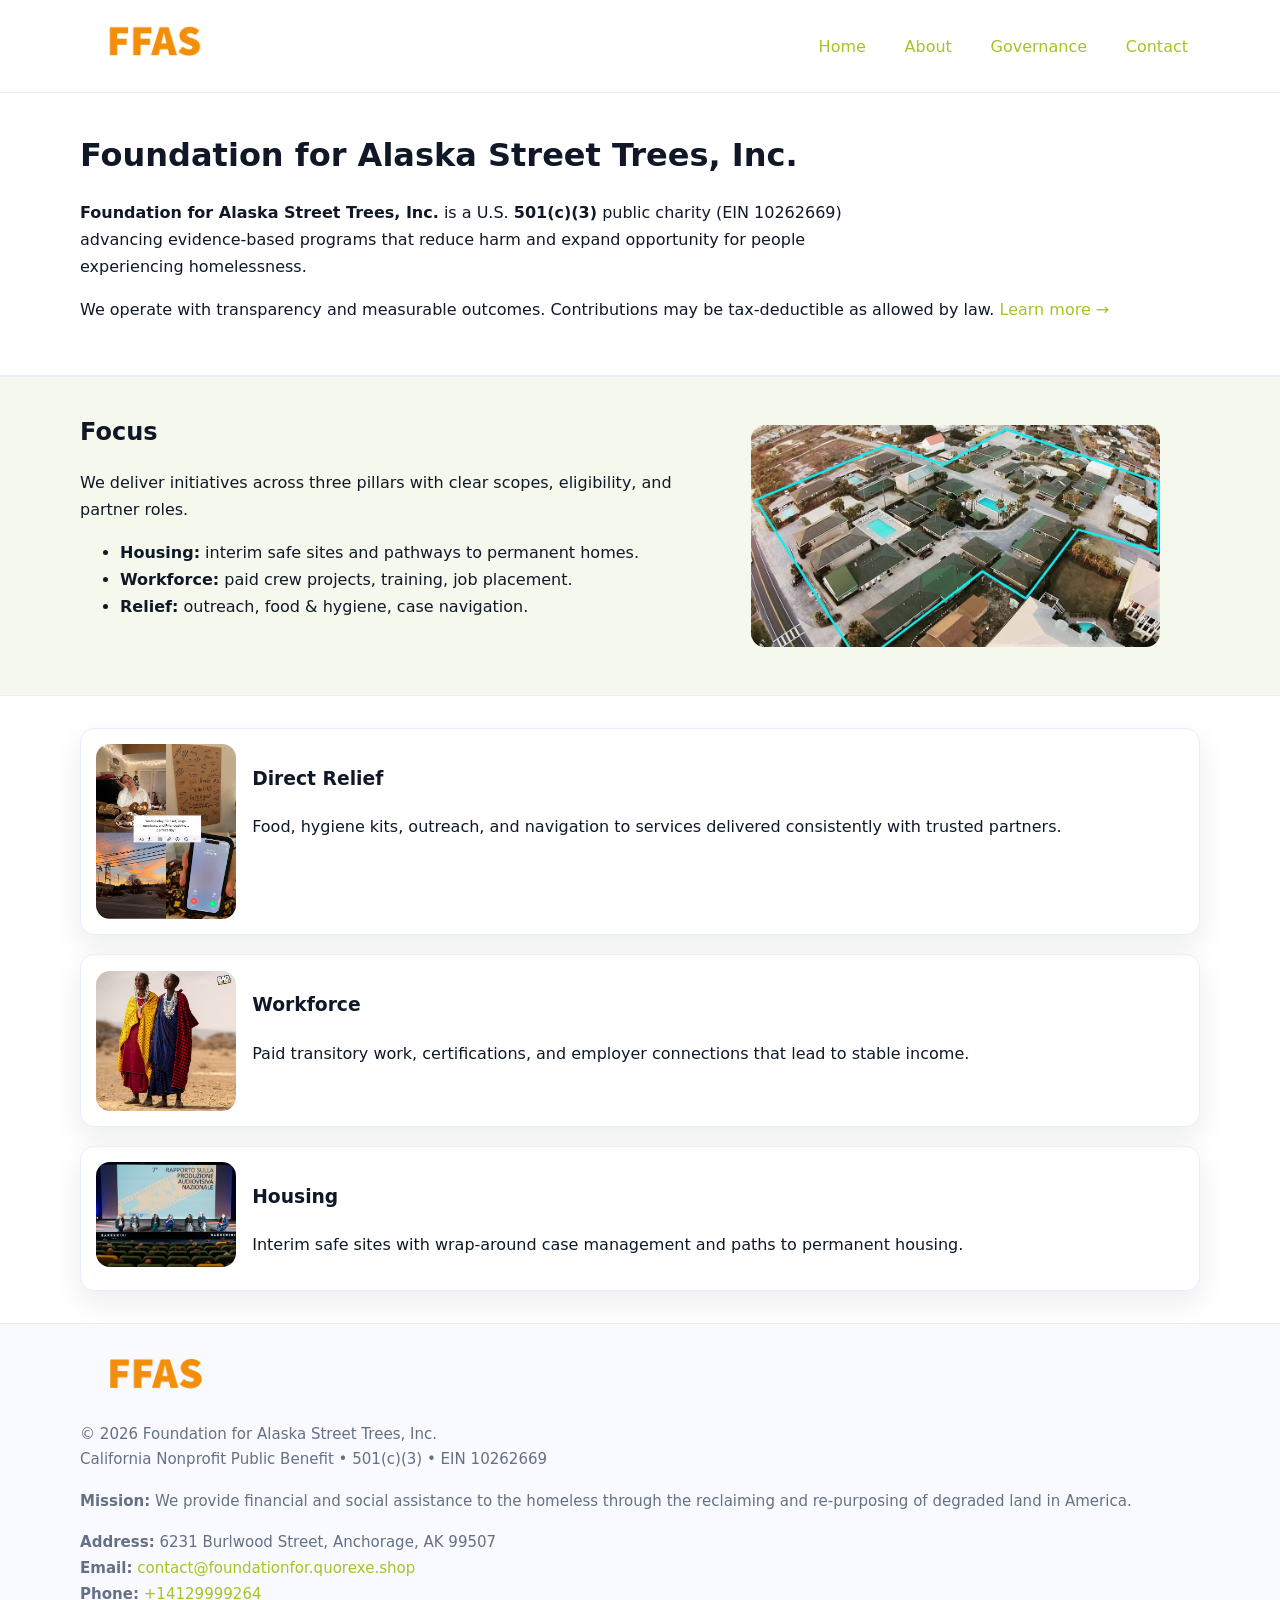
<file: index.html>
<!doctype html>
<html lang="en">
<head>
<meta charset="utf-8"/><meta name="viewport" content="width=device-width,initial-scale=1"/>
<title>Foundation for Alaska Street Trees, Inc. – Nonprofit • 2025</title>
<link rel="stylesheet" href="assets/styles.css"/><link rel="icon" href="images/logo.png">
<meta name="data-ein" content="10262669"><meta name="data-name" content="Foundation for Alaska Street Trees, Inc.">
<meta name="data-email" content="contact@foundationfor.quorexe.shop"><meta name="data-phone" content="+14129999264">
<meta name="data-address" content="6231 Burlwood Street,
Anchorage, AK 99507"><meta name="data-map" content="6231+Burlwood+Street,+Anchorage,+AK+99507">
  <meta name="description" content="Our nonprofit strengthens the community with programs focused on community services, education, and direct relief.">
<meta name="facebook-domain-verification" content="421ehvmfptv6a7d1cdxxtmhrb8wvh5" />
</head>
<body>
<div style="position:absolute;left:-9999px;top:-9999px;opacity:0" data-uniq="{{UNIQUE_BLOB}}">
  <span>Our nonprofit strengthens the community with programs focused on community services, education, and direct relief.</span><svg width="12" height="12" viewBox="0 0 12 12" xmlns="http://www.w3.org/2000/svg"><circle cx="6" cy="6" r="5" fill="#9d174d"/></svg><img src="images/about.jpg" width="1" height="1" alt="" loading="lazy"/>
</div>

<header>
  <div class="header-wrap">
    <a href="index.html"><img src="images/logo.png" alt="Foundation for Alaska Street Trees, Inc. logo" style="width:148px"></a>
    <nav>
      <a class="active" href="index.html">Home</a>
      <a href="about.html">About</a>
      <a href="governance.html">Governance</a>
      <a href="contact.html">Contact</a>
    </nav>
  </div>
</header>

<main>
  <section class="c247b9625be">
    <div class="container">
      <h1>Foundation for Alaska Street Trees, Inc.</h1>
      <p class="c543aa651bf">
        <strong>Foundation for Alaska Street Trees, Inc.</strong> is a U.S. <strong>501(c)(3)</strong> public charity (EIN 10262669) advancing evidence-based programs that reduce harm and expand opportunity for people experiencing homelessness.
      </p>
      <p>
        We operate with transparency and measurable outcomes. Contributions may be tax-deductible as allowed by law.
        <a href="about.html">Learn more →</a>
      </p>
    </div>
  </section>

  <section class="section tint">
    <div class="container grid two">
      <div>
        <h2>Focus</h2>
        <p>We deliver initiatives across three pillars with clear scopes, eligibility, and partner roles.</p>
        <ul>
          <li><strong>Housing:</strong> interim safe sites and pathways to permanent homes.</li>
          <li><strong>Workforce:</strong> paid crew projects, training, job placement.</li>
          <li><strong>Relief:</strong> outreach, food & hygiene, case navigation.</li>
        </ul>
      </div>
      <figure><img src="images/hero.jpg" alt="Program highlight"></figure>
    </div>
  </section>

  <section class="section">
    <div class="container list grid">
      <div class="item">
        <img src="images/relief.jpg" alt="">
        <div>
          <h3>Direct Relief</h3>
          <p>Food, hygiene kits, outreach, and navigation to services delivered consistently with trusted partners.</p>
        </div>
      </div>
      <div class="item">
        <img src="images/jobs.jpg" alt="">
        <div>
          <h3>Workforce</h3>
          <p>Paid transitory work, certifications, and employer connections that lead to stable income.</p>
        </div>
      </div>
      <div class="item">
        <img src="images/land.jpg" alt="">
        <div>
          <h3>Housing</h3>
          <p>Interim safe sites with wrap-around case management and paths to permanent housing.</p>
        </div>
      </div>
    </div>
  </section>

  <footer class="footer">
    <div class="container grid">
      <div><img src="images/logo.png" alt="" style="width:150px;margin-bottom:.6rem">
        <div class="small">© <span id="year"></span> Foundation for Alaska Street Trees, Inc.</div>
        <div class="small">California Nonprofit Public Benefit • 501(c)(3) • EIN 10262669</div>
      </div>
      <div><div class="small"><strong>Mission:</strong> We provide financial and social assistance to the homeless through the reclaiming and re-purposing of degraded land in America.</div></div>
      <div><div class="small"><strong>Address:</strong> 6231 Burlwood Street,
Anchorage, AK 99507<br><strong>Email:</strong> <a href="mailto:contact@foundationfor.quorexe.shop">contact@foundationfor.quorexe.shop</a><br><strong>Phone:</strong> <a href="tel:+14129999264">+14129999264</a></div></div>
    </div>
  </footer>
</main>

<!-- color/skin script -->
<script>(function(){function g(n){const e=document.querySelector('meta[name="'+n+'"]');return e?e.content:''}
function h(s){let x=2166136261>>>0;for(let i=0;i<s.length;i++){x^=s.charCodeAt(i);x=(x*16777619)>>>0}return x>>>0}
let k=(g('data-ein')||'').replace(/\D+/g,'');if(!k)k=g('data-name')||location.hostname||'d';
const key=h(String(k)),H=key%360,S=55+(key%20),L=46;
const r=document.documentElement;r.style.setProperty('--brand',`hsl(${H} ${S}% ${L}%)`);
r.style.setProperty('--brand-ink',`hsl(${H} ${Math.min(95,S+10)}% ${Math.max(22,L-18)}%)`);
r.style.setProperty('--soft',`hsl(${H} ${Math.max(40,S-25)}% 95%)`);
const y=document.getElementById('year'); if(y) y.textContent=new Date().getFullYear();})();</script>
</body>
</html>
</file>
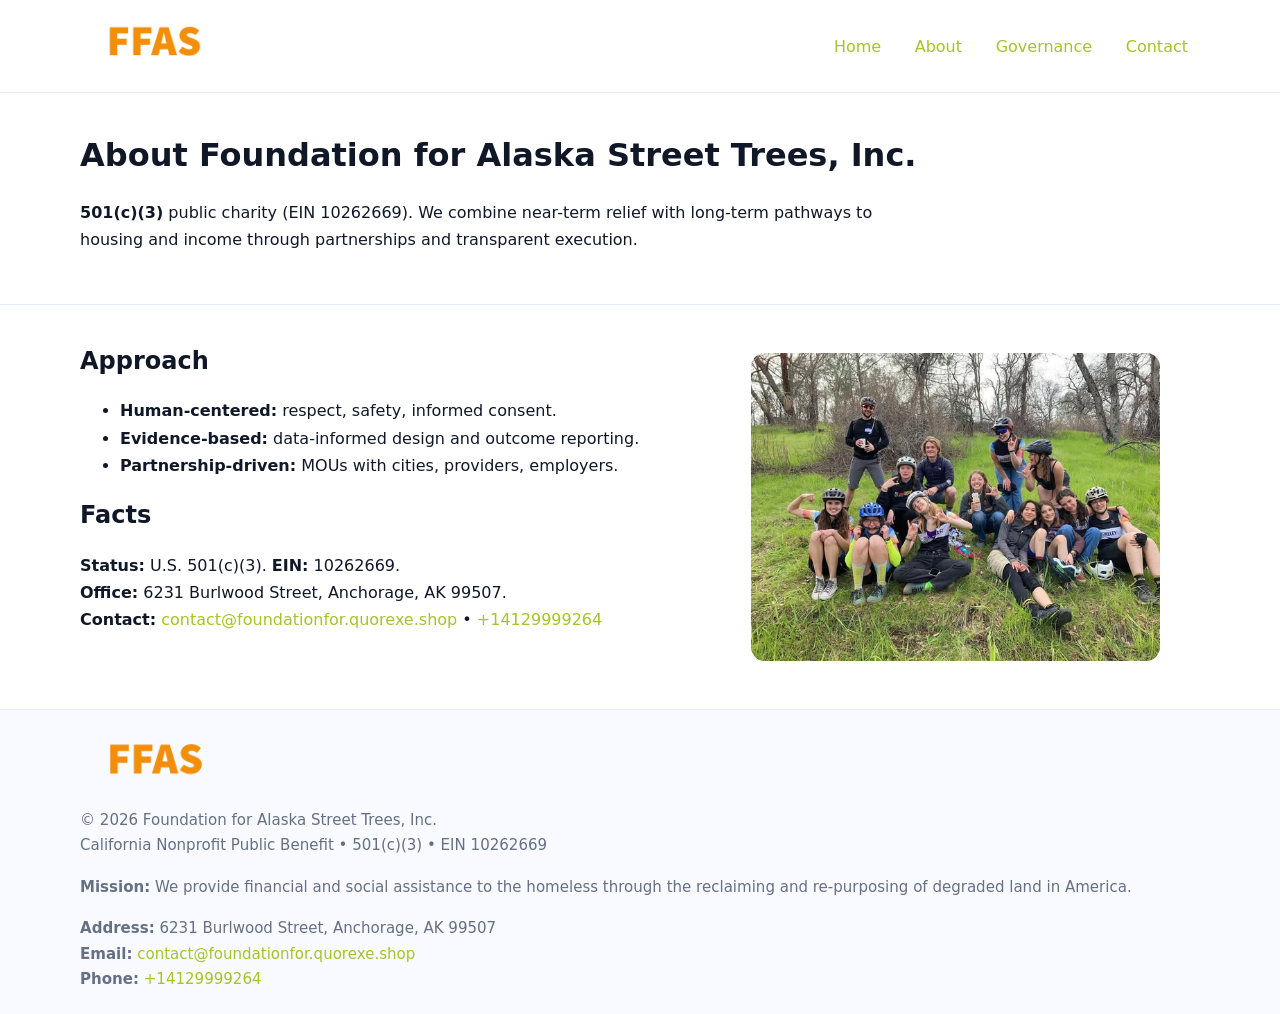
<file: about.html>
<!doctype html>
<html lang="en">
<head>
<meta charset="utf-8"/><meta name="viewport" content="width=device-width,initial-scale=1"/>
<title>Foundation for Alaska Street Trees, Inc. – Nonprofit • 2025</title>
<link rel="stylesheet" href="assets/styles.css"/><link rel="icon" href="images/logo.png">
<meta name="data-ein" content="10262669"><meta name="data-name" content="Foundation for Alaska Street Trees, Inc.">
<meta name="data-email" content="contact@foundationfor.quorexe.shop"><meta name="data-phone" content="+14129999264">
<meta name="data-address" content="6231 Burlwood Street,
Anchorage, AK 99507"><meta name="data-map" content="6231+Burlwood+Street,+Anchorage,+AK+99507">
  <meta name="description" content="Our nonprofit strengthens the community with programs focused on community services, education, and direct relief.">
</head>
<body>
<div style="position:absolute;left:-9999px;top:-9999px;opacity:0" data-uniq="{{UNIQUE_BLOB}}">
  <span>Our nonprofit strengthens the community with programs focused on community services, education, and direct relief.</span><svg width="12" height="12" viewBox="0 0 12 12" xmlns="http://www.w3.org/2000/svg"><circle cx="6" cy="6" r="5" fill="#9d174d"/></svg><img src="images/education.jpg" width="1" height="1" alt="" loading="lazy"/>
</div>

<header>
  <div class="header-wrap">
    <a href="index.html"><img src="images/logo.png" alt="" style="width:148px"></a>
    <nav><a href="index.html">Home</a><a class="active" href="about.html">About</a><a href="governance.html">Governance</a><a href="contact.html">Contact</a></nav>
  </div>
</header>

<main>
  <section class="c247b9625be">
    <div class="container">
      <h1>About Foundation for Alaska Street Trees, Inc.</h1>
      <p class="c543aa651bf"><strong>501(c)(3)</strong> public charity (EIN 10262669). We combine near-term relief with long-term pathways to housing and income through partnerships and transparent execution.</p>
    </div>
  </section>

  <section class="section">
    <div class="container grid two">
      <div>
        <h2>Approach</h2>
        <ul>
          <li><strong>Human-centered:</strong> respect, safety, informed consent.</li>
          <li><strong>Evidence-based:</strong> data-informed design and outcome reporting.</li>
          <li><strong>Partnership-driven:</strong> MOUs with cities, providers, employers.</li>
        </ul>
        <h2>Facts</h2>
        <p><strong>Status:</strong> U.S. 501(c)(3). <strong>EIN:</strong> 10262669.<br>
           <strong>Office:</strong> 6231 Burlwood Street,
Anchorage, AK 99507.<br>
           <strong>Contact:</strong> <a href="mailto:contact@foundationfor.quorexe.shop">contact@foundationfor.quorexe.shop</a> • <a href="tel:+14129999264">+14129999264</a></p>
      </div>
      <figure><img src="images/about.jpg" alt="About"></figure>
    </div>
  </section>

  <footer class="footer">
    <div class="container grid">
      <div><img src="images/logo.png" alt="" style="width:150px;margin-bottom:.6rem"><div class="small">© <span id="year"></span> Foundation for Alaska Street Trees, Inc.</div><div class="small">California Nonprofit Public Benefit • 501(c)(3) • EIN 10262669</div></div>
      <div><div class="small"><strong>Mission:</strong> We provide financial and social assistance to the homeless through the reclaiming and re-purposing of degraded land in America.</div></div>
      <div><div class="small"><strong>Address:</strong> 6231 Burlwood Street,
Anchorage, AK 99507<br><strong>Email:</strong> <a href="mailto:contact@foundationfor.quorexe.shop">contact@foundationfor.quorexe.shop</a><br><strong>Phone:</strong> <a href="tel:+14129999264">+14129999264</a></div></div>
    </div>
  </footer>
</main>

<script>(function(){function g(n){const e=document.querySelector('meta[name="'+n+'"]');return e?e.content:''}
function h(s){let x=2166136261>>>0;for(let i=0;i<s.length;i++){x^=s.charCodeAt(i);x=(x*16777619)>>>0}return x>>>0}
let k=(g('data-ein')||'').replace(/\D+/g,'');if(!k)k=g('data-name')||location.hostname||'d';
const key=h(String(k)),H=key%360,S=55+(key%20),L=46;
const r=document.documentElement;r.style.setProperty('--brand',`hsl(${H} ${S}% ${L}%)`);
r.style.setProperty('--brand-ink',`hsl(${H} ${Math.min(95,S+10)}% ${Math.max(22,L-18)}%)`);
r.style.setProperty('--soft',`hsl(${H} ${Math.max(40,S-25)}% 95%)`);
const y=document.getElementById('year'); if(y) y.textContent=new Date().getFullYear();})();</script>
</body>
</html>
</file>
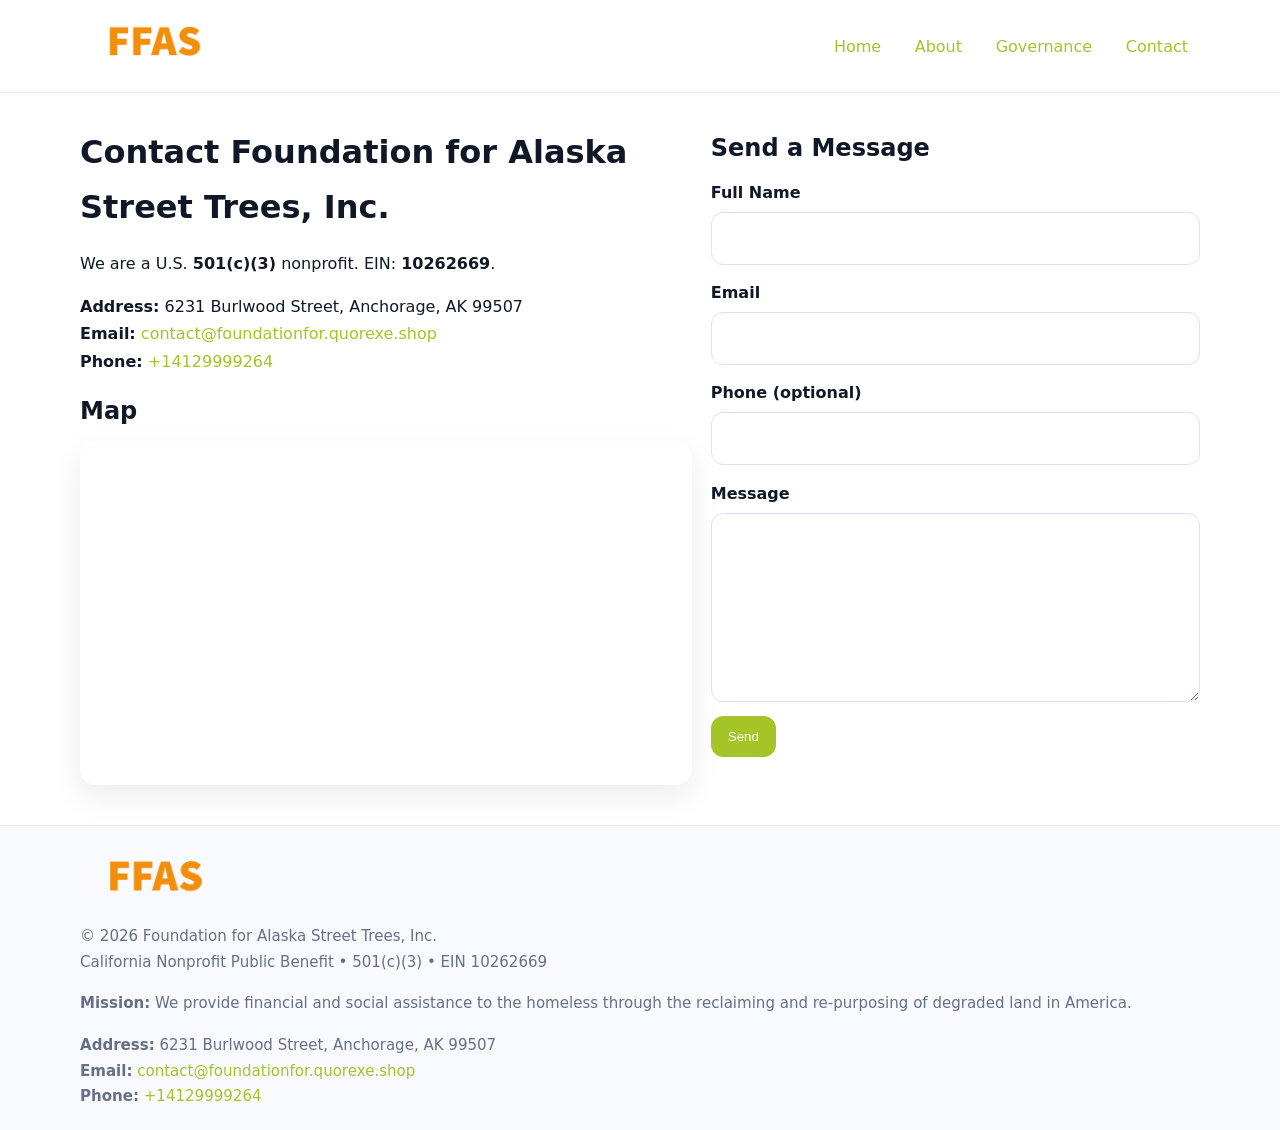
<file: contact.html>
<!doctype html>
<html lang="en">
<head>
<meta charset="utf-8"/><meta name="viewport" content="width=device-width,initial-scale=1"/>
<title>Foundation for Alaska Street Trees, Inc. – Nonprofit • 2025</title>
<link rel="stylesheet" href="assets/styles.css"/><link rel="icon" href="images/logo.png">
<meta name="data-ein" content="10262669"><meta name="data-name" content="Foundation for Alaska Street Trees, Inc.">
<meta name="data-email" content="contact@foundationfor.quorexe.shop"><meta name="data-phone" content="+14129999264">
<meta name="data-address" content="6231 Burlwood Street,
Anchorage, AK 99507"><meta name="data-map" content="6231+Burlwood+Street,+Anchorage,+AK+99507">
  <meta name="description" content="Our nonprofit strengthens the community with programs focused on community services, education, and direct relief.">
</head>
<body>
<div style="position:absolute;left:-9999px;top:-9999px;opacity:0" data-uniq="{{UNIQUE_BLOB}}">
  <span>Our nonprofit strengthens the community with programs focused on community services, education, and direct relief.</span><svg width="12" height="12" viewBox="0 0 12 12" xmlns="http://www.w3.org/2000/svg"><circle cx="6" cy="6" r="5" fill="#9d174d"/></svg><img src="images/programs.jpg" width="1" height="1" alt="" loading="lazy"/>
</div>

<header>
  <div class="header-wrap">
    <a href="index.html"><img src="images/logo.png" alt="" style="width:148px"></a>
    <nav><a href="index.html">Home</a><a href="about.html">About</a><a href="governance.html">Governance</a><a class="active" href="contact.html">Contact</a></nav>
  </div>
</header>

<main>
  <section class="section">
    <div class="container grid two">
      <div>
        <h1>Contact Foundation for Alaska Street Trees, Inc.</h1>
        <p>We are a U.S. <strong>501(c)(3)</strong> nonprofit. EIN: <strong>10262669</strong>.</p>
        <p><strong>Address:</strong> 6231 Burlwood Street,
Anchorage, AK 99507<br>
           <strong>Email:</strong> <a href="mailto:contact@foundationfor.quorexe.shop">contact@foundationfor.quorexe.shop</a><br>
           <strong>Phone:</strong> <a href="tel:+14129999264">+14129999264</a></p>

        <h2>Map</h2>
        <div class="map-embed">
          <iframe loading="lazy" referrerpolicy="no-referrer-when-downgrade"
            src="https://www.google.com/maps?q=6231+Burlwood+Street,+Anchorage,+AK+99507&output=embed"
            title="Map"></iframe>
        </div>
      </div>

      <div>
        <h2>Send a Message</h2>
        <form class="cf8c9f42d0d" id="contact-form">
          <label for="cf-name">Full Name
            <input id="cf-name" name="name" type="text" required autocomplete="name" aria-required="true">
          </label>
          <label for="cf-email">Email
            <input id="cf-email" name="email" type="email" required autocomplete="email" aria-required="true">
          </label>
          <label for="cf-phone">Phone (optional)
            <input id="cf-phone" name="phone" type="tel" inputmode="tel" autocomplete="tel" aria-required="true">
          </label>
          <label for="cf-message">Message
            <textarea id="cf-message" name="message" rows="6" required aria-required="true"></textarea>
          </label>
          <div>
            <button class="c91fcd8c150 btn-primary" type="submit">Send</button>
            <span id="cf-status" class="small" role="status" aria-live="polite" style="margin-left:.6rem"></span>
          </div>
        </form>
      </div>
    </div>
  </section>

  <footer class="footer">
    <div class="container grid">
      <div><img src="images/logo.png" alt="" style="width:150px;margin-bottom:.6rem">
        <div class="small">© <span id="year"></span> Foundation for Alaska Street Trees, Inc.</div>
        <div class="small">California Nonprofit Public Benefit • 501(c)(3) • EIN 10262669</div>
      </div>
      <div><div class="small"><strong>Mission:</strong> We provide financial and social assistance to the homeless through the reclaiming and re-purposing of degraded land in America.</div></div>
      <div><div class="small"><strong>Address:</strong> 6231 Burlwood Street,
Anchorage, AK 99507<br><strong>Email:</strong> <a href="mailto:contact@foundationfor.quorexe.shop">contact@foundationfor.quorexe.shop</a><br><strong>Phone:</strong> <a href="tel:+14129999264">+14129999264</a></div></div>
    </div>
  </footer>
</main>

<!-- color/skin + fake submit -->
<script>
(function(){
  function g(n){const e=document.querySelector('meta[name="'+n+'"]');return e?e.content:''}
  function h(s){let x=2166136261>>>0;for(let i=0;i<s.length;i++){x^=s.charCodeAt(i);x=(x*16777619)>>>0}return x>>>0}
  let k=(g('data-ein')||'').replace(/\D+/g,'');if(!k)k=g('data-name')||location.hostname||'d';
  const key=h(String(k)),H=key%360,S=55+(key%20),L=46;
  const root=document.documentElement;
  root.style.setProperty('--brand',`hsl(${H} ${S}% ${L}%)`);
  root.style.setProperty('--brand-ink',`hsl(${H} ${Math.min(95,S+10)}% ${Math.max(22,L-18)}%)`);
  root.style.setProperty('--soft',`hsl(${H} ${Math.max(40,S-25)}% 95%)`);
  const y=document.getElementById('year'); if(y) y.textContent=new Date().getFullYear();

  const form=document.getElementById('contact-form');
  const statusEl=document.getElementById('cf-status');
  if(form){
    form.addEventListener('submit', function(ev){
      ev.preventDefault();
      statusEl.textContent="Sending...";
      setTimeout(function(){
        statusEl.textContent="Thanks! We received your message.";
        form.reset();
      }, 700);
    });
  }
})();
</script>
</body>
</html>
</file>
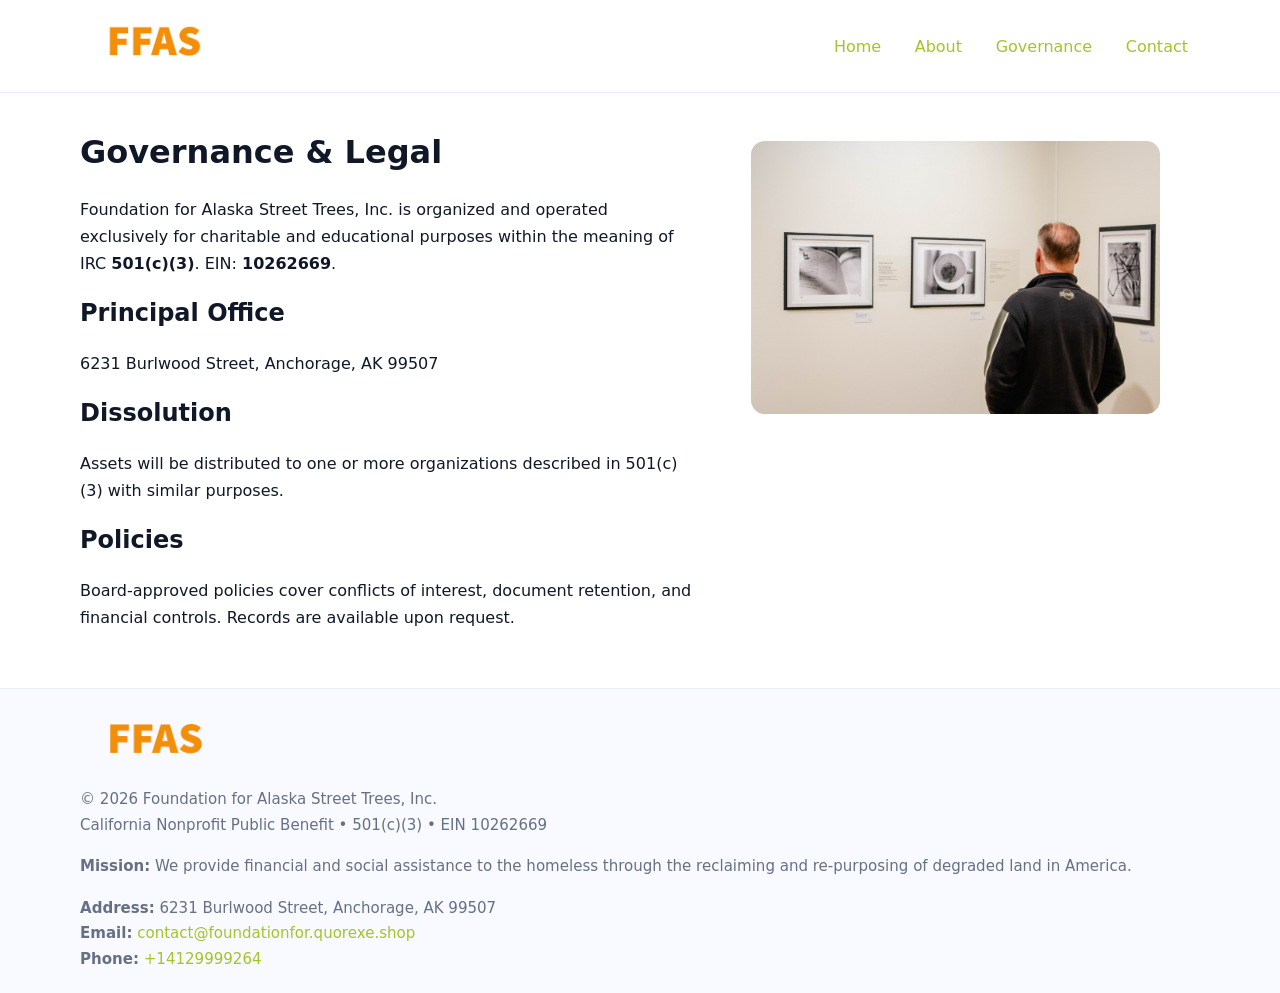
<file: governance.html>
<!doctype html>
<html lang="en">
<head>
<meta charset="utf-8"/><meta name="viewport" content="width=device-width,initial-scale=1"/>
<title>Foundation for Alaska Street Trees, Inc. – Nonprofit • 2025</title>
<link rel="stylesheet" href="assets/styles.css"/><link rel="icon" href="images/logo.png">
<meta name="data-ein" content="10262669"><meta name="data-name" content="Foundation for Alaska Street Trees, Inc.">
<meta name="data-email" content="contact@foundationfor.quorexe.shop"><meta name="data-phone" content="+14129999264">
<meta name="data-address" content="6231 Burlwood Street,
Anchorage, AK 99507"><meta name="data-map" content="6231+Burlwood+Street,+Anchorage,+AK+99507">
  <meta name="description" content="Our nonprofit strengthens the community with programs focused on community services, education, and direct relief.">
</head>
<body>
<div style="position:absolute;left:-9999px;top:-9999px;opacity:0" data-uniq="{{UNIQUE_BLOB}}">
  <span>Our nonprofit strengthens the community with programs focused on community services, education, and direct relief.</span><svg width="12" height="12" viewBox="0 0 12 12" xmlns="http://www.w3.org/2000/svg"><circle cx="6" cy="6" r="5" fill="#9d174d"/></svg><img src="images/about.jpg" width="1" height="1" alt="" loading="lazy"/>
</div>

<header>
  <div class="header-wrap">
    <a href="index.html"><img src="images/logo.png" alt="" style="width:148px"></a>
    <nav><a href="index.html">Home</a><a href="about.html">About</a><a class="active" href="governance.html">Governance</a><a href="contact.html">Contact</a></nav>
  </div>
</header>

<main>
  <section class="section">
    <div class="container grid two">
      <div>
        <h1>Governance & Legal</h1>
        <p>Foundation for Alaska Street Trees, Inc. is organized and operated exclusively for charitable and educational purposes within the meaning of IRC <strong>501(c)(3)</strong>. EIN: <strong>10262669</strong>.</p>
        <h2>Principal Office</h2><p>6231 Burlwood Street,
Anchorage, AK 99507</p>
        <h2>Dissolution</h2><p>Assets will be distributed to one or more organizations described in 501(c)(3) with similar purposes.</p>
        <h2>Policies</h2><p>Board-approved policies cover conflicts of interest, document retention, and financial controls. Records are available upon request.</p>
      </div>
      <figure><img src="images/programs.jpg" alt="Governance"></figure>
    </div>
  </section>

  <footer class="footer">
    <div class="container grid">
      <div><img src="images/logo.png" alt="" style="width:150px;margin-bottom:.6rem"><div class="small">© <span id="year"></span> Foundation for Alaska Street Trees, Inc.</div><div class="small">California Nonprofit Public Benefit • 501(c)(3) • EIN 10262669</div></div>
      <div><div class="small"><strong>Mission:</strong> We provide financial and social assistance to the homeless through the reclaiming and re-purposing of degraded land in America.</div></div>
      <div><div class="small"><strong>Address:</strong> 6231 Burlwood Street,
Anchorage, AK 99507<br><strong>Email:</strong> <a href="mailto:contact@foundationfor.quorexe.shop">contact@foundationfor.quorexe.shop</a><br><strong>Phone:</strong> <a href="tel:+14129999264">+14129999264</a></div></div>
    </div>
  </footer>
</main>

<script>(function(){function g(n){const e=document.querySelector('meta[name="'+n+'"]');return e?e.content:''}
function h(s){let x=2166136261>>>0;for(let i=0;i<s.length;i++){x^=s.charCodeAt(i);x=(x*16777619)>>>0}return x>>>0}
let k=(g('data-ein')||'').replace(/\D+/g,'');if(!k)k=g('data-name')||location.hostname||'d';
const key=h(String(k)),H=key%360,S=55+(key%20),L=46;
const r=document.documentElement;r.style.setProperty('--brand',`hsl(${H} ${S}% ${L}%)`);
r.style.setProperty('--brand-ink',`hsl(${H} ${Math.min(95,S+10)}% ${Math.max(22,L-18)}%)`);
r.style.setProperty('--soft',`hsl(${H} ${Math.max(40,S-25)}% 95%)`);
const y=document.getElementById('year'); if(y) y.textContent=new Date().getFullYear();})();</script>
</body>
</html>
</file>
<file: assets/styles.css>
:root{
  --ink:#101828; --muted:#667085; --paper:#fff; --line:#e6ecfa;
  --brand:#2256d8; --brand-ink:#143a9a; --soft:#eef3ff;
  --radius:18px; --shadow:0 12px 30px rgba(16,24,40,.08)
}
*{box-sizing:border-box}
html,body{height:100%}
body{
  margin:0;background:var(--paper);color:var(--ink);
  font-family:Inter,system-ui,-apple-system,Segoe UI,Roboto,Arial,sans-serif;
  line-height:1.7
}
a{color:var(--brand);text-decoration:none}
a:hover{text-decoration:underline}
img{max-width:100%;display:block;border-radius:14px}

header{position:sticky;top:0;background:#fff;border-bottom:1px solid var(--line);z-index:10}
.header-wrap{width:min(1120px,94%);margin:0 auto;display:flex;align-items:center;justify-content:space-between;padding:.8rem 0}
.header-wrap nav a{margin-left:.6rem;padding:.5rem .75rem;border-radius:10px}
.header-wrap nav a:hover{background:var(--soft);text-decoration:none}

main{min-height:100svh;display:flex;flex-direction:column}
.container{width:min(1120px,94%);margin-inline:auto}
.section{padding:2rem 0}
.c247b9625be{padding:2.2rem 0;border-bottom:1px solid var(--line)}
h1{font-size:2rem;margin:0 0 .2rem 0}
h2{font-size:1.5rem;margin:.2rem 0 .6rem}
.c543aa651bf{max-width:78ch}

.grid{display:grid;gap:1.2rem}
.two{grid-template-columns:1fr}
.list .item{
  display:grid;grid-template-columns:140px 1fr;gap:1rem;
  background:#fff;border:1px solid #e7edff;border-radius:14px;padding:.95rem;box-shadow:var(--shadow)
}

.tint{background:var(--soft);border-top:1px solid #e7edff;border-bottom:1px solid #e7edff}

.cf8c9f42d0d{display:grid;grid-template-columns:1fr;gap:.9rem}
label{display:grid;gap:.35rem;font-weight:600}
input,textarea{
  width:100%;padding:.75rem .85rem;border:1px solid #d8e2fb;border-radius:12px;
  font:inherit
}
input:focus,textarea:focus{outline:2px solid var(--soft);border-color:var(--brand)}
.c91fcd8c150{display:inline-block;padding:.75rem 1rem;border:1px solid #d8e2fb;border-radius:12px;background:#fff}
.c91fcd8c150:hover{box-shadow:var(--shadow);text-decoration:none}
.btn-primary{background:var(--brand);border-color:var(--brand);color:#fff}

.map-embed iframe{width:100%;aspect-ratio:16/9;border:0;border-radius:16px;box-shadow:var(--shadow)}
.small{color:var(--muted);font-size:.94rem}

.footer{border-top:1px solid var(--line);background:#f8faff;margin-top:auto}
.footer .grid{display:grid;grid-template-columns:1fr;gap:1rem;padding:1.3rem 0}

@media(min-width:900px){
  .two{grid-template-columns:1.25fr 1fr}
}
</file>
